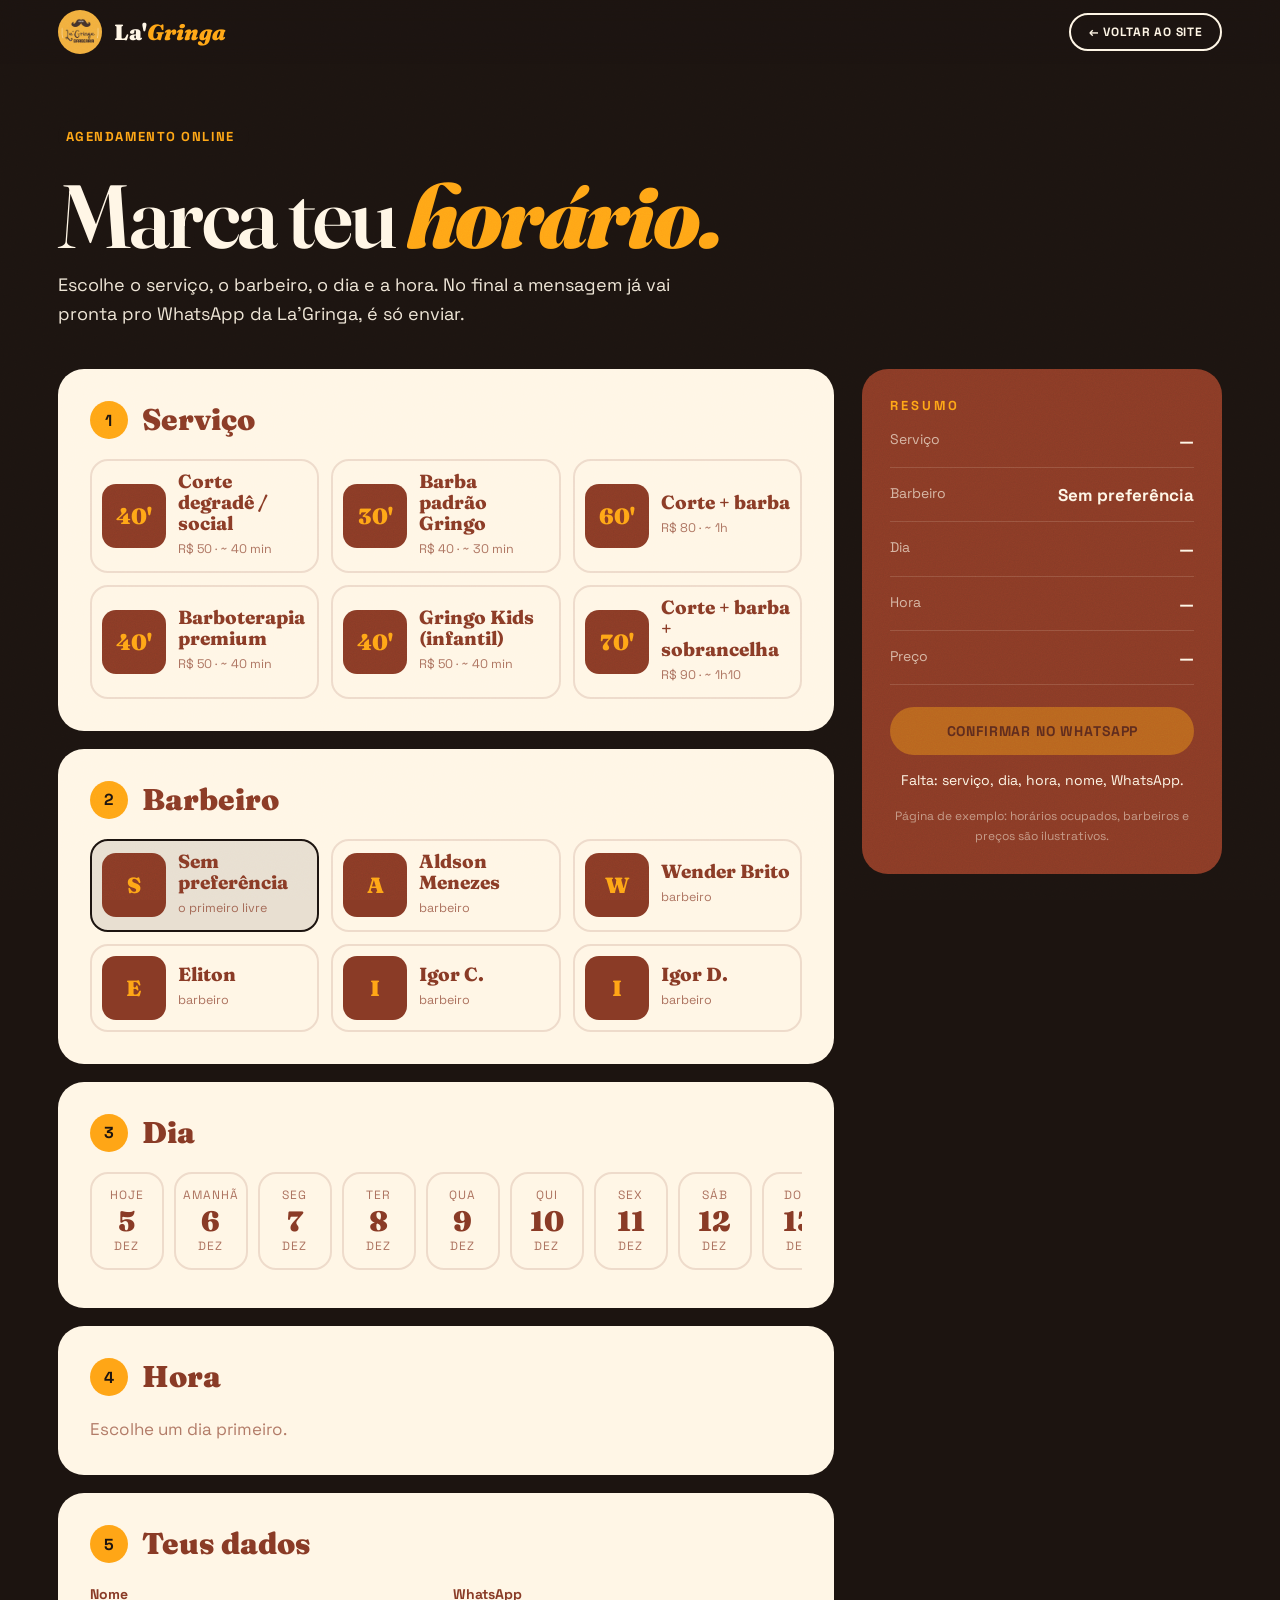
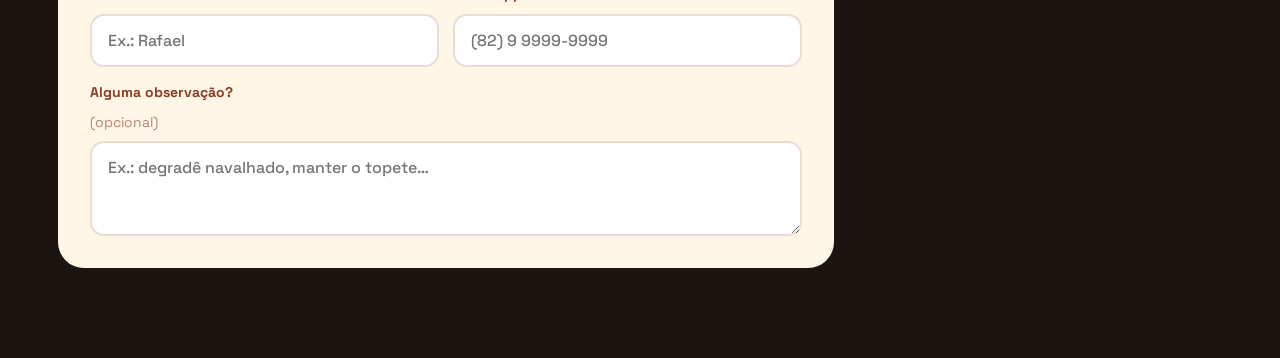
<file: agendar.html>
<!doctype html>
<html lang="pt-BR">
<head>
  <meta charset="utf-8">
  <meta name="viewport" content="width=device-width, initial-scale=1">
  <title>Agendar · Barbearia La'Gringa</title>
  <meta name="description" content="Agende seu horário na Barbearia La'Gringa, na Jatiúca: escolha o serviço, o barbeiro, o dia e a hora.">
  <meta name="theme-color" content="#2a1a10">
  <link rel="icon" href="img/logo.jpg">
  <link rel="preconnect" href="https://fonts.googleapis.com">
  <link rel="preconnect" href="https://fonts.gstatic.com" crossorigin>
  <link href="https://fonts.googleapis.com/css2?family=Fraunces:ital,opsz,wght@0,9..144,600;0,9..144,800;0,9..144,900;1,9..144,700;1,9..144,900&family=Space+Grotesk:wght@400;500;700&display=swap" rel="stylesheet">
  <link rel="stylesheet" href="style.css?v=1">
</head>
<body class="page-agendar" data-theme="sun">
  <div class="grain" aria-hidden="true"></div>

  <header class="nav solid" id="nav">
    <a href="index.html" class="brand" aria-label="Barbearia La'Gringa — voltar ao site"><img src="img/logo.jpg" alt=""><span>La'<i>Gringa</i></span></a>
    <a href="index.html" class="btn btn-line nav-back">← Voltar ao site</a>
  </header>

  <main class="ag">
    <div class="ag-head">
      <p class="tag">Agendamento online</p>
      <h1 class="ag-title">Marca teu <em>horário.</em></h1>
      <p class="ag-sub">Escolhe o serviço, o barbeiro, o dia e a hora. No final a mensagem já vai pronta pro WhatsApp da La'Gringa, é só enviar.</p>
    </div>

    <form class="ag-grid" id="agForm" novalidate>
      <div class="ag-steps">

        <!-- 1. barbearia -->
        <section class="step" aria-labelledby="s0">
          <h2 id="s0"><b>1</b>Barbearia</h2>
          <div class="svc" id="lojaList" role="radiogroup" aria-label="Barbearia"></div>
        </section>

        <!-- 2. serviço -->
        <section class="step" aria-labelledby="s1">
          <h2 id="s1"><b>1</b>Serviço</h2>
          <div class="svc" id="svcList" role="radiogroup" aria-label="Serviço"></div>
        </section>

        <!-- 3. barbeiro -->
        <section class="step" aria-labelledby="s1b">
          <h2 id="s1b"><b>2</b>Barbeiro</h2>
          <div class="svc" id="barbList" role="radiogroup" aria-label="Barbeiro"></div>
        </section>

        <!-- 4. dia -->
        <section class="step" aria-labelledby="s2">
          <h2 id="s2"><b>3</b>Dia</h2>
          <div class="days" id="dayList" role="radiogroup" aria-label="Dia"></div>
        </section>

        <!-- 5. horário -->
        <section class="step" aria-labelledby="s3">
          <h2 id="s3"><b>4</b>Hora</h2>
          <p class="hint" id="slotHint">Escolhe um dia primeiro.</p>
          <div class="slots" id="slotList" role="radiogroup" aria-label="Hora"></div>
        </section>

        <!-- 6. dados -->
        <section class="step" aria-labelledby="s4">
          <h2 id="s4"><b>5</b>Teus dados</h2>
          <div class="fields">
            <label>Nome<input id="fName" type="text" autocomplete="name" placeholder="Ex.: Rafael" required></label>
            <label>WhatsApp<input id="fPhone" type="tel" autocomplete="tel" inputmode="tel" placeholder="(82) 9 9999-9999" required></label>
            <label class="full">Alguma observação? <span class="opt">(opcional)</span><textarea id="fNote" rows="3" placeholder="Ex.: degradê navalhado, manter o topete…"></textarea></label>
          </div>
        </section>
      </div>

      <!-- resumo -->
      <aside class="ag-sum" aria-live="polite">
        <p class="kicker">Resumo</p>
        <dl>
          
          <div><dt>Serviço</dt><dd id="sumSvc">—</dd></div>
          <div><dt>Barbeiro</dt><dd id="sumBarb">—</dd></div>
          <div><dt>Dia</dt><dd id="sumDay">—</dd></div>
          <div><dt>Hora</dt><dd id="sumTime">—</dd></div>
          <div><dt>Preço</dt><dd id="sumDur">—</dd></div>
        </dl>
        <button type="submit" class="btn btn-dark btn-block" id="agSend" disabled>Confirmar no WhatsApp</button>
        <p class="sum-note" id="sumNote">Falta escolher o serviço e a hora.</p>
        <p class="sum-demo">Página de exemplo: horários ocupados, barbeiros e preços são ilustrativos.</p>
      </aside>
    </form>

    <!-- confirmação -->
    <div class="ag-done" id="agDone" hidden>
      <span class="sticker">Padrão<br>Gringo</span>
      <h2>Pedido <em>enviado!</em></h2>
      <p>Abrimos o WhatsApp da La'Gringa com a tua mensagem. Assim que confirmarem, teu horário tá garantido.</p>
      <a href="index.html" class="btn btn-sun">Voltar ao site</a>
    </div>
  </main>

  <script src="agenda.js?v=1"></script>
</body>
</html>
</file>
<file: style.css>
:root {
  --sun: #1c1410;      /* preto quente */
  --sun-2: #ffa616;
  --earth: #8a3b26;    /* tijolinho da parede */
  --earth-2: #a2492f;
  --cream: #fff6e6;
  --gold: #ffa616;     /* laranja do logo */
  --ink: #1c1410;
  --display: "Fraunces", Georgia, serif;
  --sans: "Space Grotesk", system-ui, sans-serif;
  --gutter: clamp(18px, 4.5vw, 72px);
  --ease: cubic-bezier(.2, .8, .2, 1);
}
*, *::before, *::after { box-sizing: border-box; }
html { background: var(--sun); scroll-padding-top: 80px; }
html.lenis-smooth { scroll-behavior: auto; }
body { margin: 0; background: transparent; color: var(--fg, var(--cream)); font: 400 17px/1.6 var(--sans); -webkit-font-smoothing: antialiased; overflow-x: hidden; transition: color .6s var(--ease); }
img { display: block; max-width: 100%; }
a { color: inherit; }
em { font-style: italic; }

.grain { position: fixed; inset: 0; z-index: 90; pointer-events: none; opacity: .12; mix-blend-mode: overlay;
  background-image: url("data:image/svg+xml,%3Csvg xmlns='http://www.w3.org/2000/svg' width='220' height='220'%3E%3Cfilter id='n'%3E%3CfeTurbulence type='fractalNoise' baseFrequency='.85' numOctaves='3' stitchTiles='stitch'/%3E%3C/filter%3E%3Crect width='100%25' height='100%25' filter='url(%23n)'/%3E%3C/svg%3E"); }

/* cor por seção (cortina) */
.bg-base, .bg-wipe { position: fixed; inset: 0; z-index: -1; pointer-events: none; background: var(--sun); }
.bg-wipe { clip-path: inset(100% 0 0 0); }
.bg-wipe.go { transition: clip-path .85s cubic-bezier(.7, 0, .2, 1); clip-path: inset(0 0 0 0); }
.bg-wipe.from-top { clip-path: inset(0 0 100% 0); }
.bg-wipe.from-top.go { clip-path: inset(0 0 0 0); }
body[data-theme="sun"]   { --fg: var(--cream); --accent: var(--gold); --bg: var(--sun); }
body[data-theme="earth"] { --fg: var(--cream); --accent: var(--sun-2); --bg: var(--earth); }
body[data-theme="cream"] { --fg: var(--earth); --accent: var(--sun); --bg: var(--cream); }
body { --accent: var(--gold); --bg: var(--sun); }

/* botões */
.btn { display: inline-flex; align-items: center; justify-content: center; gap: 10px; padding: 15px 26px; border-radius: 999px; border: 2px solid transparent;
  font: 700 14px/1 var(--sans); letter-spacing: .06em; text-transform: uppercase; text-decoration: none; transition: transform .25s var(--ease), background .3s, color .3s, border-color .3s; }
.btn:hover { transform: translateY(-2px) rotate(-1deg); }
.btn-sun { background: var(--gold); color: var(--ink); }
.btn-dark { background: var(--ink); color: var(--cream); }
.btn-line { border-color: currentColor; color: inherit; }

/* tipografia */
.kicker { margin: 0 0 14px; font: 700 13px var(--sans); letter-spacing: .22em; text-transform: uppercase; color: var(--accent); }
.title { margin: 0 0 24px; font: 900 clamp(46px, 7vw, 112px)/.92 var(--display); letter-spacing: -.02em; }
.title em, .hero-title em, .mf em { color: var(--accent); }
.lead { max-width: 46ch; margin: 0 0 30px; font-size: 18px; opacity: .88; }
.sec-head { margin-bottom: 44px; }

/* nav */
.nav { position: fixed; top: 0; left: 0; right: 0; z-index: 80; display: flex; align-items: center; gap: 28px; padding: 14px var(--gutter); transition: background .5s, padding .3s; }
.nav.solid { background: color-mix(in srgb, var(--bg) 88%, transparent); backdrop-filter: blur(12px); padding-block: 10px; }
.brand { display: inline-flex; align-items: center; gap: 12px; text-decoration: none; font: 900 22px/1 var(--display); }
.brand img { width: 44px; height: 44px; border-radius: 50%; object-fit: cover; }
.brand i { color: var(--accent); font-style: italic; }
.links { display: flex; gap: 28px; margin: 0 auto; }
.links a { text-decoration: none; font-weight: 500; }
.links a:hover { color: var(--accent); }
.burger { display: none; width: 42px; height: 42px; background: none; border: 0; position: relative; color: inherit; }
.burger span { position: absolute; left: 10px; right: 10px; height: 2px; background: currentColor; transition: transform .3s; }
.burger span:first-child { top: 16px; } .burger span:last-child { top: 25px; }
.burger[aria-expanded="true"] span:first-child { transform: translateY(4.5px) rotate(45deg); }
.burger[aria-expanded="true"] span:last-child { transform: translateY(-4.5px) rotate(-45deg); }

/* hero */
.hero { position: relative; min-height: 100svh; display: grid; grid-template-columns: 1.05fr .95fr; align-items: center; gap: 30px; padding: 110px var(--gutter) 50px; overflow: hidden; }
.tag { display: inline-flex; align-items: center; gap: 12px; margin: 0 0 22px; padding: 8px 14px 8px 8px; border-radius: 999px; background: color-mix(in srgb, var(--ink) 25%, transparent); font: 700 13px var(--sans); letter-spacing: .12em; text-transform: uppercase; }
.pride { width: 34px; height: 18px; border-radius: 999px; background: linear-gradient(90deg, #e40303, #ff8c00, #ffed00, #008026, #004dff, #750787); }
.hero-title { margin: 0 0 24px; font: 900 clamp(56px, 8.4vw, 140px)/.9 var(--display); letter-spacing: -.025em; }
.hero-title em { color: var(--gold); }
.hero-sub { max-width: 40ch; margin: 0 0 32px; font-size: 19px; opacity: .92; }
.hero-ctas { display: flex; flex-wrap: wrap; gap: 12px; }
.hero-text > * { opacity: 0; transform: translateY(24px); animation: up .9s var(--ease) forwards; }
.hero-text > *:nth-child(2) { animation-delay: .08s; } .hero-text > *:nth-child(3) { animation-delay: .16s; } .hero-text > *:nth-child(4) { animation-delay: .24s; }
@keyframes up { to { opacity: 1; transform: none; } }
.hero-visual { position: relative; justify-self: center; width: min(100%, 520px); aspect-ratio: 4 / 5; }
.sun { position: absolute; inset: -22%; width: 144%; height: 144%; fill: var(--gold); animation: spin 60s linear infinite; }
.sun circle { opacity: .95; }
.sun .rays path { fill: var(--gold); opacity: .9; }
@keyframes spin { to { transform: rotate(360deg); } }
.hero-photo { position: absolute; inset: 0; width: 100%; height: 100%; object-fit: cover; border-radius: 999px 999px 24px 24px; box-shadow: 0 40px 80px -30px rgba(0,0,0,.6); animation: pop 1.1s .2s var(--ease) both; }
@keyframes pop { from { transform: translateY(40px) scale(.94); opacity: 0; } }
.sticker { position: absolute; right: -14px; bottom: 12%; display: grid; place-items: center; width: 118px; height: 118px; border-radius: 50%; background: var(--ink); color: var(--gold);
  font: 900 italic 22px/1 var(--display); text-align: center; transform: rotate(-12deg); box-shadow: 0 16px 30px -12px rgba(0,0,0,.6); animation: wobble 6s ease-in-out infinite; }
@keyframes wobble { 50% { transform: rotate(6deg) scale(1.05); } }

/* faixa */
.strip { overflow: hidden; background: var(--ink); color: var(--cream); padding: 18px 0; }
.strip-track { display: flex; width: max-content; gap: 34px; align-items: center; animation: strip 26s linear infinite; }
.strip span { font: 900 italic clamp(30px, 4vw, 54px)/1 var(--display); text-transform: uppercase; }
.strip b { color: var(--gold); font-size: 30px; }
@keyframes strip { to { transform: translateX(-33.333%); } }

/* manifesto */
.manifesto { padding: clamp(100px, 13vw, 190px) var(--gutter); }
.mf { margin: 0 0 40px; max-width: 22ch; font: 800 clamp(40px, 5.8vw, 96px)/1.02 var(--display); letter-spacing: -.02em; }
.pills { list-style: none; margin: 0; padding: 0; display: flex; flex-wrap: wrap; gap: 10px; }
.pills li { padding: 10px 18px; border-radius: 999px; border: 2px solid color-mix(in srgb, var(--fg) 40%, transparent); font-weight: 500; }

/* serviços */
.servicos { padding: clamp(90px, 11vw, 160px) var(--gutter); }
.cards { display: grid; grid-template-columns: repeat(3, 1fr); gap: clamp(16px, 2.4vw, 34px); }
.card .ph { aspect-ratio: 4 / 5; border-radius: 24px; overflow: hidden; background: var(--sun); }
.card .ph img { width: 100%; height: 100%; object-fit: cover; transition: transform .7s var(--ease); }
.card:hover .ph img { transform: scale(1.05) rotate(1deg); }
.card h3 { margin: 18px 0 4px; font: 900 32px/1 var(--display); }
.card p { margin: 0; opacity: .8; }
.note { margin: 40px 0 0; font-weight: 700; letter-spacing: .08em; text-transform: uppercase; font-size: 13px; opacity: .7; }

/* galeria */
.galeria { padding: clamp(90px, 11vw, 160px) var(--gutter); }
.gal { display: grid; grid-template-columns: repeat(4, 1fr); grid-auto-rows: 260px; gap: 14px; margin-bottom: 40px; }
.g { margin: 0; overflow: hidden; border-radius: 20px; background: var(--earth); }
.g.tall { grid-row: span 2; }
.g img { width: 100%; height: 100%; object-fit: cover; transition: transform .7s var(--ease); }
.g:hover img { transform: scale(1.06); }

/* o espaço */
.espaco { display: grid; grid-template-columns: 1fr 1fr; gap: clamp(32px, 6vw, 96px); align-items: center; padding: clamp(90px, 11vw, 160px) var(--gutter); }
.esp-photo { aspect-ratio: 4 / 5; border-radius: 999px 999px 24px 24px; overflow: hidden; }
.esp-photo img { width: 100%; height: 100%; object-fit: cover; }

/* visite */
.visite { display: grid; grid-template-columns: 1fr 1fr; gap: clamp(32px, 6vw, 96px); padding: clamp(90px, 11vw, 160px) var(--gutter); }
.visite dl { margin: 0 0 32px; display: grid; gap: 20px; }
.visite dt { font: 700 12px var(--sans); letter-spacing: .2em; text-transform: uppercase; color: var(--accent); margin-bottom: 4px; }
.visite dd { margin: 0; font-size: 18px; }
.vs-ctas { display: flex; flex-wrap: wrap; gap: 12px; }
.vs-map { min-height: 420px; border-radius: 28px; overflow: hidden; border: 3px solid var(--earth); }
.vs-map iframe { width: 100%; height: 100%; border: 0; filter: sepia(.35) saturate(1.1); }

/* rodapé */
.footer { background: var(--earth); color: var(--cream); }
.pride-bar { height: 8px; background: linear-gradient(90deg, #e40303 0 16.6%, #ff8c00 0 33.3%, #ffed00 0 50%, #008026 0 66.6%, #004dff 0 83.3%, #750787 0); }
.ft { display: flex; justify-content: space-between; align-items: center; flex-wrap: wrap; gap: 24px; padding: 50px var(--gutter) 100px; }
.brand.big { font-size: 34px; } .brand.big img { width: 64px; height: 64px; }
.ft-links { display: grid; gap: 6px; justify-items: end; font-size: 15px; }
.ft-links a { text-decoration: none; } .ft-links a:hover { color: var(--gold); }
.ft-links span { opacity: .6; }

/* botão flutuante */
.wa-float { position: fixed; right: 18px; bottom: 18px; z-index: 70; padding: 16px 24px; border-radius: 999px; background: var(--gold); color: var(--ink); text-decoration: none;
  font: 700 14px var(--sans); letter-spacing: .08em; text-transform: uppercase; box-shadow: 0 14px 30px -10px rgba(0,0,0,.6); transform: translateY(140%); transition: transform .5s var(--ease); }
.wa-float.show { transform: none; }

/* entrada */
.rv { opacity: 0; transform: translateY(20px); transition: opacity .6s var(--ease), transform .6s var(--ease); }
.rv.in { opacity: 1; transform: none; }

@media (max-width: 900px) {
  .links { position: fixed; inset: 64px 0 auto 0; flex-direction: column; gap: 0; margin: 0; padding: 8px 0; background: var(--bg); clip-path: inset(0 0 100% 0); transition: clip-path .45s var(--ease); }
  .links.open { clip-path: inset(0 0 0 0); }
  .links a { padding: 14px var(--gutter); font: 900 28px var(--display); }
  .nav > .btn { display: none; }
  .burger { display: block; margin-left: auto; }
  .hero { grid-template-columns: 1fr; padding-top: 96px; }
  .hero-visual { order: -1; width: min(74vw, 340px); margin: 20px auto 10px; }
  .sticker { width: 92px; height: 92px; font-size: 18px; right: -8px; }
  .cards { grid-template-columns: 1fr 1fr; }
  .gal { grid-template-columns: 1fr 1fr; grid-auto-rows: 200px; }
  .espaco, .visite { grid-template-columns: 1fr; }
  .ft-links { justify-items: start; }
}
@media (max-width: 520px) { .cards { grid-template-columns: 1fr; } }
@media (prefers-reduced-motion: reduce) {
  *, *::before, *::after { animation: none !important; transition: none !important; }
  .hero-text > *, .rv { opacity: 1; transform: none; }
}
.card .ph img, .g img { object-position: 50% 18%; }

/* =========================================================
   TOPO NOVO (inspirado em Rendezvous + Blind Barber)
   ========================================================= */
.hero2 { position: relative; min-height: 100svh; display: grid; place-items: center; padding: 120px var(--gutter) 80px; overflow: hidden; text-align: center; }
.sun2 { position: absolute; left: 50%; top: 50%; width: min(70vw, 720px); aspect-ratio: 1; translate: -50% -50%; fill: var(--gold); opacity: .22; animation: spin 80s linear infinite; pointer-events: none; }
.h2-center { position: relative; z-index: 3; max-width: 980px; display: grid; justify-items: center; }
.h2-title { margin: 0 0 26px; font: 600 clamp(54px, 8.6vw, 150px)/.9 var(--display); letter-spacing: -.03em; }
.h2-title em { font-weight: 900; font-style: italic; color: var(--gold); }
.h2-sub { max-width: 46ch; margin: 0 0 32px; font-size: 19px; opacity: .92; }
.hero2 .hero-ctas { justify-content: center; }
.hero2 .tag { margin-bottom: 26px; }

.hp-wrap { position: absolute; inset: 0; z-index: 1; pointer-events: none; }
.hp { position: absolute; margin: 0; overflow: hidden; border-radius: 18px; box-shadow: 0 30px 60px -24px rgba(0,0,0,.6); aspect-ratio: 4 / 5;
  opacity: 0; scale: .6; transition: opacity .8s var(--ease), scale .9s var(--ease); will-change: translate; }
.hp.in { opacity: 1; scale: 1; }
.hp img { width: 100%; height: 100%; object-fit: cover; object-position: 50% 20%; }
.hp1 { left: 3%; top: 14%; width: 12vw; rotate: -7deg; }
.hp2 { left: 10%; top: 60%; width: 10vw; rotate: 5deg; }
.hp3 { right: 4%; top: 12%; width: 11vw; rotate: 6deg; }
.hp4 { right: 11%; top: 60%; width: 12.5vw; rotate: -4deg; }
.hp5 { left: 22%; top: 4%; width: 6.5vw; rotate: 3deg; opacity: .9; }
.hp6 { right: 25%; bottom: 3%; width: 7vw; rotate: -3deg; }

/* foto que cresce */
.grow { position: relative; height: 230svh; }
.grow-pin { position: sticky; top: 0; height: 100svh; overflow: hidden; display: grid; place-items: center; }
.grow-note { position: absolute; z-index: 3; left: var(--gutter); top: 96px; max-width: 30ch; margin: 0; font: 500 13px/1.5 "Courier New", monospace; letter-spacing: .04em; text-transform: uppercase; }
.grow-title { position: absolute; z-index: 1; top: 14%; left: 0; right: 0; margin: 0; text-align: center; font: 600 clamp(48px, 7.5vw, 130px)/.92 var(--display); letter-spacing: -.03em; }
.grow-title em { font-style: italic; font-weight: 900; color: var(--gold); }
.grow-card { position: absolute; z-index: 2; left: var(--gutter); right: var(--gutter); top: 8svh; bottom: 6svh; overflow: hidden; border-radius: 20px; clip-path: inset(30% 36% 30% 36% round 28px); will-change: clip-path; }
.grow-card img { width: 100%; height: 100%; object-fit: cover; object-position: 50% 28%; transform-origin: 50% 40%; }
.grow-card .sticker { right: 4%; bottom: 8%; }

@media (max-width: 900px) {
  .hero2 { padding-top: 100px; }
  .hp1 { left: -4%; top: 9%; width: 28vw; }
  .hp3 { right: -4%; top: 10%; width: 26vw; }
  .hp2 { left: -3%; top: auto; bottom: 4%; width: 24vw; }
  .hp4 { right: -3%; top: auto; bottom: 6%; width: 26vw; }
  .hp5, .hp6 { display: none; }
  .h2-title { font-size: 13vw; }
  .h2-sub { font-size: 16px; }
  .sun2 { width: 120vw; }
  .grow-note { top: 80px; font-size: 11px; }
  .grow-title { top: 18%; }
}
@media (prefers-reduced-motion: reduce) { .hp { opacity: 1; scale: 1; } .grow { height: auto; } .grow-pin { position: relative; } }
.grow-title { z-index: 3; top: 12%; text-shadow: 0 10px 40px rgba(0,0,0,.25); }
.grow-card img { object-position: 50% 42%; }
@media (max-width: 900px) {
  .hero2 { padding-top: 190px; padding-bottom: 150px; align-items: start; }
  .hp1 { left: -5%; top: 68px; width: 24vw; }
  .hp3 { right: -5%; top: 74px; width: 23vw; }
  .hp2 { width: 22vw; bottom: 2%; }
  .hp4 { width: 23vw; bottom: 3%; }
}

/* =========================================================
   PÁGINA DE AGENDAMENTO
   ========================================================= */
body.page-agendar { background: var(--sun); --fg: var(--cream); }
.nav-back { margin-left: auto; padding: 11px 18px; font-size: 12px; }
.ag { padding: 120px var(--gutter) 90px; max-width: 1280px; margin: 0 auto; }
.ag-head { margin-bottom: 40px; }
.ag-title { margin: 0 0 14px; font: 600 clamp(48px, 7vw, 110px)/.92 var(--display); letter-spacing: -.03em; }
.ag-title em { font-style: italic; font-weight: 900; color: var(--gold); }
.ag-sub { max-width: 52ch; margin: 0; font-size: 18px; opacity: .92; }
.ag-grid { display: grid; grid-template-columns: 1fr 360px; gap: 28px; align-items: start; }
.ag-steps { display: grid; gap: 18px; }
.step { background: var(--cream); color: var(--earth); border-radius: 26px; padding: clamp(20px, 3vw, 32px); }
.step h2 { display: flex; align-items: center; gap: 14px; margin: 0 0 20px; font: 900 30px/1 var(--display); }
.step h2 b { display: grid; place-items: center; width: 38px; height: 38px; border-radius: 50%; background: var(--sun); color: var(--cream); font: 700 16px var(--sans); }
.hint { margin: 0; opacity: .65; }
.step input[type="radio"] { position: absolute; opacity: 0; pointer-events: none; }

.svc { display: grid; grid-template-columns: repeat(3, 1fr); gap: 12px; }
.svc-item { position: relative; display: grid; grid-template-columns: 64px 1fr; gap: 12px; align-items: center; padding: 10px; border-radius: 18px; border: 2px solid color-mix(in srgb, var(--earth) 14%, transparent); cursor: pointer; transition: border-color .2s, background .2s, transform .2s; }
.svc-item:hover { transform: translateY(-2px); }
.svc-ph { width: 64px; height: 64px; border-radius: 14px; overflow: hidden; }
.svc-ph img { width: 100%; height: 100%; object-fit: cover; object-position: 50% 20%; }
.svc-txt b { display: block; font: 800 19px/1.1 var(--display); }
.svc-txt small { font-size: 12.5px; opacity: .7; }
.svc-item:has(input:checked) { border-color: var(--sun); background: color-mix(in srgb, var(--sun) 10%, var(--cream)); }

.days { display: flex; gap: 10px; overflow-x: auto; padding-bottom: 6px; scrollbar-width: thin; }
.day span { display: grid; justify-items: center; gap: 2px; width: 74px; padding: 12px 0; border-radius: 18px; border: 2px solid color-mix(in srgb, var(--earth) 14%, transparent); cursor: pointer; transition: .2s; }
.day b { font: 900 28px/1 var(--display); }
.day small { font-size: 12px; text-transform: uppercase; letter-spacing: .08em; opacity: .7; }
.day:has(input:checked) span { background: var(--earth); color: var(--cream); border-color: var(--earth); }
.day.off span { opacity: .3; cursor: not-allowed; text-decoration: line-through; }

.slots { display: grid; grid-template-columns: repeat(auto-fill, minmax(86px, 1fr)); gap: 10px; }
.slot span { display: block; padding: 12px 0; text-align: center; border-radius: 999px; border: 2px solid color-mix(in srgb, var(--earth) 14%, transparent); font-weight: 700; cursor: pointer; transition: .2s; }
.slot:has(input:checked) span { background: var(--gold); border-color: var(--gold); color: var(--ink); }
.slot.off span { opacity: .3; cursor: not-allowed; text-decoration: line-through; }

.fields { display: grid; grid-template-columns: 1fr 1fr; gap: 14px; }
.fields label { display: grid; gap: 8px; font-weight: 700; font-size: 14px; }
.fields .full { grid-column: 1 / -1; }
.fields .opt { font-weight: 400; opacity: .6; }
.fields input, .fields textarea { width: 100%; padding: 14px 16px; border-radius: 14px; border: 2px solid color-mix(in srgb, var(--earth) 18%, transparent); background: #fff; font: 500 16px var(--sans); color: var(--ink); resize: vertical; }
.fields input:focus, .fields textarea:focus, .step label:has(input:focus-visible) span { outline: 3px solid var(--gold); outline-offset: 2px; }

.ag-sum { position: sticky; top: 96px; background: var(--earth); color: var(--cream); border-radius: 26px; padding: 28px; }
.ag-sum .kicker { color: var(--gold); }
.ag-sum dl { margin: 0 0 22px; display: grid; gap: 14px; }
.ag-sum dl div { display: flex; justify-content: space-between; gap: 12px; padding-bottom: 12px; border-bottom: 1px solid rgba(246,232,211,.15); }
.ag-sum dt { opacity: .65; font-size: 14px; }
.ag-sum dd { margin: 0; font-weight: 700; text-align: right; }
.btn-block { width: 100%; }
.ag-sum .btn-dark { background: var(--gold); color: var(--ink); }
.ag-sum .btn:disabled { opacity: .4; cursor: not-allowed; transform: none; }
.sum-note { margin: 14px 0 0; font-size: 14px; text-align: center; }
.sum-demo { margin: 16px 0 0; font-size: 12px; opacity: .5; text-align: center; }

.ag-done { position: relative; max-width: 640px; margin: 60px auto 0; padding: 50px 40px; border-radius: 30px; background: var(--earth); text-align: center; }
.ag-done h2 { margin: 0 0 14px; font: 900 clamp(44px, 6vw, 72px)/.95 var(--display); }
.ag-done h2 em { color: var(--gold); }
.ag-done p { margin: 0 auto 28px; max-width: 40ch; opacity: .85; }
.ag-done .sticker { position: absolute; right: -20px; top: -30px; }
.ag-done[hidden], .ag-grid[hidden], .ag-head[hidden] { display: none; }

@media (max-width: 1000px) { .ag-grid { grid-template-columns: 1fr; } .ag-sum { position: static; } .svc { grid-template-columns: 1fr 1fr; } }
@media (max-width: 560px) { .svc, .fields { grid-template-columns: 1fr; } .nav-back { display: none; } }
.ag-grid { grid-template-columns: minmax(0, 1fr) 360px; } .ag-steps, .step { min-width: 0; } @media (max-width: 1000px) { .ag-grid { grid-template-columns: minmax(0, 1fr); } }
.day, .slot { position: relative; }

/* =========================================================
   ZEROALTA — ajustes do protótipo
   ========================================================= */
.hero-logo { position: absolute; left: 50%; top: 50%; width: min(62vw, 640px); translate: -50% -50%; opacity: .07; filter: grayscale(1) brightness(3); animation: spin 90s linear infinite; pointer-events: none; }
.hero2 .tag { background: color-mix(in srgb, var(--gold) 16%, transparent); padding: 8px 16px; letter-spacing: .12em; text-transform: uppercase; font-size: 13px; font-weight: 700; }
.pride-bar { background: linear-gradient(90deg, var(--gold), #f1d08f, var(--gold)); height: 4px; }
.card.txt { padding: 30px 28px; border-radius: 24px; background: #fff; border: 1px solid color-mix(in srgb, var(--earth) 12%, transparent); display: grid; align-content: start; gap: 6px; }
.card.txt .n { font: 900 italic 15px var(--display); color: var(--gold); }
.card.txt h3 { margin: 6px 0 4px; }
.card .preco { margin-top: 14px; font: 900 26px var(--display); opacity: 1; color: var(--earth); }
.card .preco small { font: 500 14px var(--sans); opacity: .6; }
.reviews { display: grid; grid-template-columns: repeat(3, 1fr); gap: 16px; margin-bottom: 40px; }
.rev { margin: 0; padding: 26px; border-radius: 22px; background: color-mix(in srgb, var(--cream) 7%, transparent); border: 1px solid color-mix(in srgb, var(--gold) 30%, transparent); display: grid; gap: 14px; align-content: start; }
.rev .stars { color: var(--gold); letter-spacing: 3px; }
.rev blockquote { margin: 0; font: 600 italic 21px/1.35 var(--display); }
.rev figcaption { font-size: 14px; opacity: .65; }
.lojas { display: grid; gap: 14px; margin: 0 0 30px; }
.loja { padding: 20px 22px; border-radius: 20px; background: #fff; border: 1px solid color-mix(in srgb, var(--earth) 12%, transparent); }
.loja h3 { margin: 0 0 4px; font: 900 26px/1 var(--display); }
.loja p { margin: 0 0 14px; opacity: .75; }
.loja .btn { padding: 12px 20px; font-size: 12px; }
.vs-map { border-color: var(--gold); } .vs-map iframe { filter: grayscale(.4) contrast(1.05); }
.brand img { background: #111; }
@media (max-width: 900px) { .reviews { grid-template-columns: 1fr; } }
.svc-n { display: grid; place-items: center; background: var(--earth); color: var(--gold); font: 900 22px var(--display); }
.ag-sum .kicker, .page-agendar .tag { color: var(--gold); }
.step h2 b { background: var(--gold); color: var(--ink); }

/* ---------- camada criativa ---------- */
/* abertura */
.loader { position: fixed; inset: 0; z-index: 200; display: grid; place-items: center; align-content: center; gap: 22px; background: #0c0c0c; transition: clip-path 1s cubic-bezier(.7,0,.2,1); clip-path: inset(0 0 0 0); }
.loader.done { clip-path: inset(0 0 100% 0); }
.loader img { width: 84px; border-radius: 50%; animation: spin 6s linear infinite; }
.loader-word { position: relative; font: 900 clamp(48px, 11vw, 150px)/1 var(--display); letter-spacing: -.02em; color: transparent; -webkit-text-stroke: 1.5px rgba(220,165,74,.45); }
.loader-fill { position: absolute; inset: 0; color: var(--gold); -webkit-text-stroke: 0; clip-path: inset(0 100% 0 0); }
.loader-razor { position: relative; width: min(70vw, 820px); height: 2px; background: rgba(220,165,74,.2); }
.loader-razor i { position: absolute; top: -9px; left: 0; width: 2px; height: 20px; background: var(--gold); box-shadow: 0 0 18px var(--gold); }
.loader-num { margin: 0; font: 500 13px var(--sans); letter-spacing: .3em; color: rgba(250,245,229,.6); }
body.loading { overflow: hidden; }

/* palavra por palavra */
[data-blur] .w { display: inline-block; filter: blur(10px); opacity: 0; transform: translateY(8px); transition: filter .7s var(--ease), opacity .7s var(--ease), transform .7s var(--ease); }
[data-blur].in .w { filter: none; opacity: 1; transform: none; }

/* cursor */
.cursor, .cursor-dot { position: fixed; top: 0; left: 0; z-index: 150; pointer-events: none; border-radius: 50%; }
.cursor { width: 34px; height: 34px; margin: -17px 0 0 -17px; border: 1.5px solid var(--gold); display: grid; place-items: center; transition: width .25s, height .25s, margin .25s, background .25s; }
.cursor span { font: 700 10px var(--sans); letter-spacing: .14em; text-transform: uppercase; color: var(--ink); opacity: 0; transition: opacity .2s; }
.cursor.label { width: 84px; height: 84px; margin: -42px 0 0 -42px; background: var(--gold); }
.cursor.label span { opacity: 1; }
.cursor.hover { width: 56px; height: 56px; margin: -28px 0 0 -28px; background: color-mix(in srgb, var(--gold) 25%, transparent); }
.cursor-dot { width: 6px; height: 6px; margin: -3px 0 0 -3px; background: var(--gold); }
body.has-cursor, body.has-cursor a, body.has-cursor button, body.has-cursor label, body.has-cursor .reviews { cursor: none; }
@media (hover: none), (pointer: coarse) { .cursor, .cursor-dot { display: none; } }
.card.txt { cursor: pointer; transition: transform .4s var(--ease), box-shadow .4s var(--ease); }
.card.txt:hover { transform: translateY(-6px); box-shadow: 10px 12px 0 var(--gold); }

/* faixa que entorta */
.strip { --skew: 0deg; } .strip-track { transform: skewX(var(--skew)); transition: transform .3s var(--ease); }

/* contadores */
.nums { display: grid; grid-template-columns: repeat(4, 1fr); gap: 20px; margin-top: 70px; padding-top: 40px; border-top: 1px solid color-mix(in srgb, var(--fg) 20%, transparent); }
.nums b { display: block; font: 900 clamp(48px, 6vw, 88px)/1 var(--display); color: var(--gold); }
.nums span { display: block; margin-top: 8px; font-size: 14px; line-height: 1.4; opacity: .75; }
@media (max-width: 760px) { .nums { grid-template-columns: 1fr 1fr; } }

/* avaliações em faixa */
.rev-slider { position: relative; margin: 0 calc(var(--gutter) * -1) 40px; }
.reviews { display: flex; gap: 16px; overflow-x: auto; padding: 6px var(--gutter) 10px; scroll-snap-type: x mandatory; scroll-padding-inline: var(--gutter); scrollbar-width: none; margin: 0; }
.reviews::-webkit-scrollbar { display: none; }
.reviews.dragging { scroll-snap-type: none; }
.reviews.dragging .rev { pointer-events: none; }
.rev { flex: 0 0 min(80vw, 360px); scroll-snap-align: start; user-select: none; }
.rev-arrow { position: absolute; top: 50%; z-index: 5; width: 50px; height: 50px; margin-top: -25px; padding: 0; display: grid; place-items: center; border: 0; border-radius: 50%; background: var(--gold); color: var(--ink); box-shadow: 0 8px 22px rgba(0,0,0,.4); transition: opacity .3s, transform .3s var(--ease); }
.rev-arrow svg { width: 22px; height: 22px; fill: none; stroke: currentColor; stroke-width: 2.6; stroke-linecap: round; stroke-linejoin: round; }
.rev-arrow.prev { left: max(8px, calc(var(--gutter) - 25px)); } .rev-arrow.next { right: max(8px, calc(var(--gutter) - 25px)); }
.rev-arrow:hover { transform: scale(1.08); }
.rev-arrow[hidden] { display: grid; opacity: 0; pointer-events: none; }

/* letreiro do rodapé */
.ft-big { margin: 0; padding: 40px var(--gutter) 0; font: 900 clamp(64px, 17vw, 260px)/.85 var(--display); letter-spacing: -.03em; color: var(--gold); overflow: hidden; white-space: nowrap; }
.ft-big .ch { display: inline-block; transform: translateY(105%); transition: transform .9s var(--ease); }
.ft-big.in .ch { transform: none; }

@media (prefers-reduced-motion: reduce) {
  [data-blur] .w, .ft-big .ch { filter: none; opacity: 1; transform: none; }
}

/* ---------- La'Gringa ---------- */
.hero-logo { border-radius: 50%; filter: sepia(1) brightness(.6); opacity: .08; }
.brand img { background: var(--gold); }
.loader img { border-radius: 18px; animation: none; }
.produtos { display: grid; grid-template-columns: repeat(3, 1fr); gap: 16px; margin-bottom: 30px; }
.prod { padding: 26px; border-radius: 24px; background: color-mix(in srgb, var(--cream) 8%, transparent); border: 1px solid color-mix(in srgb, var(--gold) 35%, transparent); display: grid; gap: 8px; align-content: start; }
.prod-ph { width: 72px; height: 72px; border-radius: 18px; display: grid; place-items: center; font-size: 36px; background: color-mix(in srgb, var(--gold) 18%, transparent); }
.prod h3 { margin: 8px 0 0; font: 900 26px/1.05 var(--display); }
.prod p { margin: 0; opacity: .75; }
.prod .preco { font: 900 24px var(--display); color: var(--gold); margin: 6px 0 10px; }
.prod .btn { justify-self: start; padding: 12px 20px; font-size: 12px; }
.reviews.fotos .rev.foto { flex: 0 0 min(70vw, 300px); padding: 0; aspect-ratio: 1; overflow: hidden; }
.rev.foto img { width: 100%; height: 100%; object-fit: cover; pointer-events: none; }
.equipe { margin-top: 10px; }
.equipe .pills li { border-color: color-mix(in srgb, var(--gold) 55%, transparent); }
@media (max-width: 900px) { .produtos { grid-template-columns: 1fr; } }

/* listras de barbearia (as capas vermelho, branco e azul) */
.pride-bar { height: 10px; background: repeating-linear-gradient(-45deg, #c8202f 0 12px, #fff 12px 24px, #1f3f8f 24px 36px, #fff 36px 48px); }
.strip { background: repeating-linear-gradient(-45deg, #c8202f 0 22px, #fff 22px 44px, #1f3f8f 44px 66px, #fff 66px 88px); padding: 8px 0; }
.strip-track { background: var(--ink); padding: 14px 0; }
body[data-theme="earth"] { --accent: var(--gold); }
.manifesto { background-image: repeating-linear-gradient(0deg, transparent 0 34px, rgba(0,0,0,.12) 34px 37px), repeating-linear-gradient(90deg, transparent 0 74px, rgba(0,0,0,.1) 74px 77px); }
.hero-logo { filter: none; opacity: .1; }
.sticker { background: var(--gold); color: var(--ink); }
</file>
